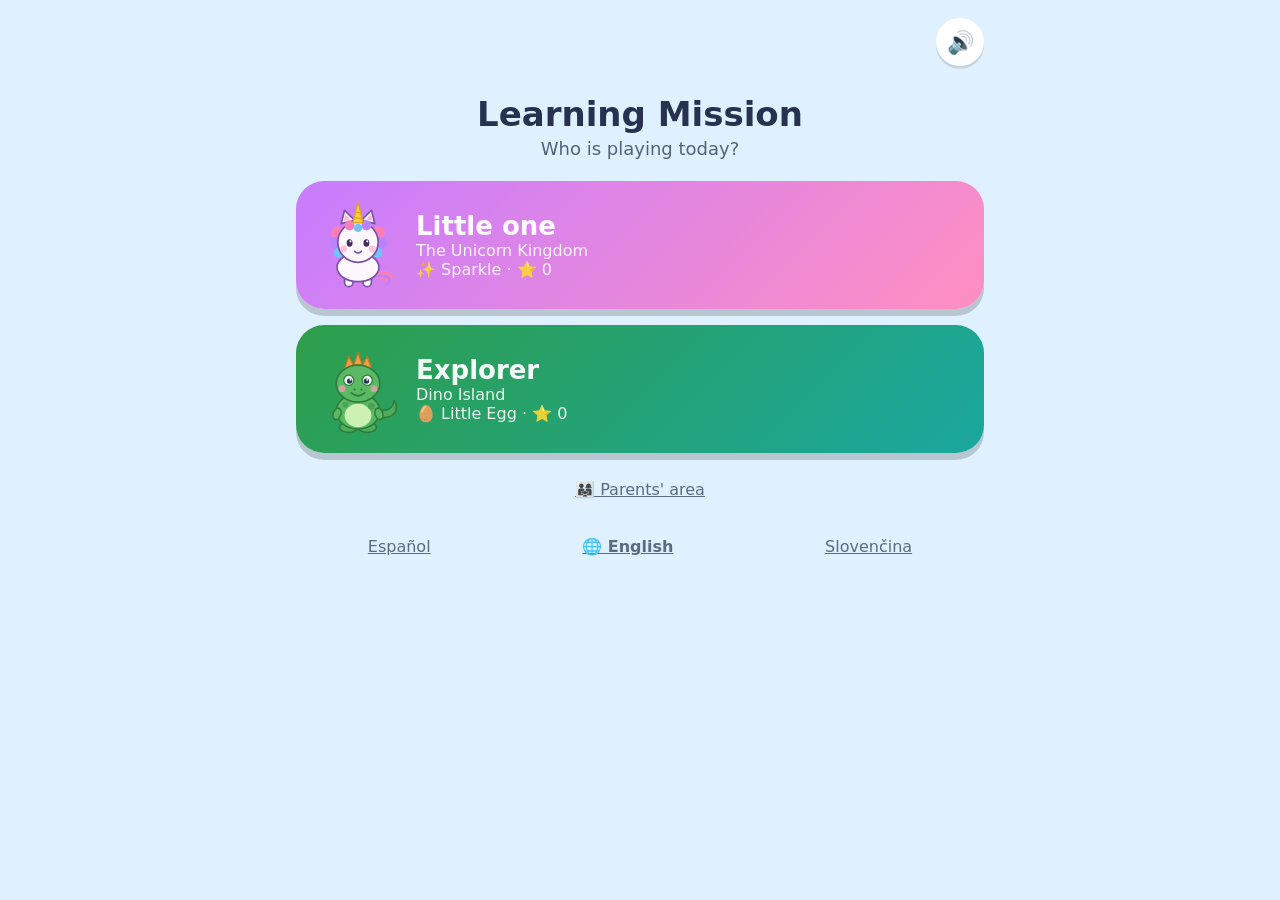
<file: index.html>
<!doctype html>
<html lang="es">
<head>
  <meta charset="utf-8">
  <title>Misión Aprende</title>
  <meta name="viewport" content="width=device-width, initial-scale=1, maximum-scale=1, user-scalable=no, viewport-fit=cover">
  <meta name="theme-color" content="#3a7bd5">
  <meta name="mobile-web-app-capable" content="yes">
  <meta name="apple-mobile-web-app-capable" content="yes">
  <meta name="apple-mobile-web-app-title" content="Misión Aprende">
  <meta name="apple-mobile-web-app-status-bar-style" content="default">
  <link rel="manifest" href="manifest.json">
  <link rel="apple-touch-icon" href="apple-touch-icon.png">
  <link rel="icon" type="image/png" href="icon-192.png">
  <link rel="stylesheet" href="style.css">
</head>
<body data-theme="home">
  <div id="app"></div>
  <noscript>Esta aplicación necesita JavaScript activado.</noscript>
  <script src="games.js"></script>
  <script src="app.js"></script>
</body>
</html>
</file>
<file: style.css>
:root {
  --bg: #dff1ff;
  --primary: #3a7bd5;
  --accent: #ff8a3d;
  --ink: #26324f;
  --card: #ffffff;
  --good: #3fae49;
  --bad: #e5645c;
  --radius: 22px;
}
body[data-theme="peque"] { --bg: #e6f7d3; --primary: #3fae49; --accent: #ff8a3d; }
body[data-theme="explorador"] { --bg: #dce8ff; --primary: #2b5bd7; --accent: #ff4d5a; }
body[data-theme="home"] { --bg: #dff1ff; --primary: #3a7bd5; }

* { box-sizing: border-box; -webkit-tap-highlight-color: transparent; }
html, body { margin: 0; min-height: 100%; }
body {
  background: var(--bg);
  color: var(--ink);
  font-family: ui-rounded, "SF Pro Rounded", "Nunito", "Segoe UI", system-ui, sans-serif;
  font-size: 18px;
  -webkit-user-select: none; user-select: none;
  -webkit-touch-callout: none;
  touch-action: manipulation;
  padding: env(safe-area-inset-top) env(safe-area-inset-right) env(safe-area-inset-bottom) env(safe-area-inset-left);
  transition: background .3s;
}
#app { max-width: 720px; margin: 0 auto; padding: 12px 16px 40px; min-height: 100vh; }
button { font: inherit; color: inherit; cursor: pointer; }
h1, h2, h3, p { margin: 0; }

.top { display: flex; align-items: center; justify-content: space-between; gap: 8px; padding: 6px 0 10px; }
.top .ttl { font-weight: 800; font-size: 20px; text-align: center; flex: 1; }
.icon { width: 48px; height: 48px; border-radius: 50%; border: 0; background: #fff; font-size: 22px; box-shadow: 0 3px 0 rgba(0,0,0,.12); }
.icon:active { transform: translateY(2px); box-shadow: none; }
.card { background: var(--card); border-radius: var(--radius); padding: 16px; box-shadow: 0 4px 0 rgba(0,0,0,.08); }
.tiny { font-size: 14px; opacity: .65; text-align: center; margin-top: 6px; }
.btn { border: 0; border-radius: 18px; background: var(--primary); color: #fff; padding: 14px 22px; font-weight: 800; font-size: 20px; box-shadow: 0 5px 0 rgba(0,0,0,.2); }
.btn:active { transform: translateY(3px); box-shadow: 0 2px 0 rgba(0,0,0,.2); }
.btn.alt { background: #fff; color: var(--ink); }
.btn.small { font-size: 16px; padding: 10px 14px; border-radius: 14px; }
.btn.danger { background: var(--bad); }

/* Inicio */
.home h1 { text-align: center; font-size: 34px; margin: 18px 0 4px; }
.home .sub { text-align: center; opacity: .75; margin-bottom: 22px; }
.profile { display: flex; align-items: center; gap: 16px; width: 100%; border: 0; text-align: left; margin-bottom: 16px; padding: 20px; border-radius: 28px; color: #fff; box-shadow: 0 7px 0 rgba(0,0,0,.18); }
.profile:active { transform: translateY(4px); box-shadow: 0 3px 0 rgba(0,0,0,.18); }
.profile.peque { background: linear-gradient(135deg, #5cc45f, #f6c93a); }
.profile.explorador { background: linear-gradient(135deg, #2b5bd7, #e5484d); }
.profile .em { font-size: 64px; line-height: 1; }
.profile b { font-size: 26px; display: block; }
.profile span { opacity: .95; font-size: 16px; display: block; }
.parent-link { display: block; margin: 26px auto 0; background: none; border: 0; opacity: .7; font-size: 16px; text-decoration: underline; }

/* Mapa */
.hero { display: flex; align-items: center; gap: 14px; }
.hero .avatar { font-size: 46px; }
.hero .grow { flex: 1; }
.hero .grow b { font-size: 22px; }
.hero .stars { font-weight: 800; font-size: 22px; }
.today { margin-top: 10px; font-size: 16px; display: flex; align-items: center; gap: 6px; flex-wrap: wrap; }
.today i { width: 16px; height: 16px; border-radius: 50%; background: #d9dfef; display: inline-block; }
.today i.on { background: var(--good); }
.map { display: grid; grid-template-columns: repeat(3, 1fr); gap: 14px; margin-top: 16px; }
.node { border: 0; background: #fff; border-radius: 22px; padding: 12px 6px 10px; display: flex; flex-direction: column; align-items: center; gap: 2px; box-shadow: 0 5px 0 rgba(0,0,0,.12); position: relative; min-height: 138px; }
.node:active:not(:disabled) { transform: translateY(3px); box-shadow: 0 2px 0 rgba(0,0,0,.12); }
.node .ico { font-size: 40px; }
.node .num { position: absolute; top: 6px; left: 8px; background: var(--primary); color: #fff; border-radius: 50%; width: 24px; height: 24px; font-size: 14px; font-weight: 800; display: flex; align-items: center; justify-content: center; }
.node .ttl { font-size: 14px; font-weight: 700; line-height: 1.15; text-align: center; }
.node .st { color: #f5a623; font-size: 18px; letter-spacing: 1px; margin-top: auto; }
.node.locked { opacity: .5; background: #eef0f6; }
.node.current { outline: 4px solid var(--accent); animation: pulse 1.6s infinite; }
.album-btn { margin-top: 18px; width: 100%; }

/* Juego */
.progress { display: flex; gap: 8px; justify-content: center; margin: 4px 0 14px; }
.progress i { width: 16px; height: 16px; border-radius: 50%; background: #cfd6ea; }
.progress i.on { background: var(--good); }
.progress i.cur { background: var(--accent); transform: scale(1.25); }
.story { margin-bottom: 14px; position: relative; }
.story p { font-size: 22px; line-height: 1.4; font-weight: 600; padding-right: 48px; }
.story p b { color: var(--accent); font-size: 26px; }
.story .storyvis { margin-bottom: 10px; text-align: center; }
.speakbtn { border: 0; background: var(--bg); border-radius: 50%; width: 46px; height: 46px; font-size: 22px; flex-shrink: 0; }
.story .speakbtn { position: absolute; right: 12px; top: 12px; }
.promptrow { display: flex; align-items: center; justify-content: center; gap: 10px; margin: 8px 0 14px; }
.prompt { font-size: 26px; text-align: center; line-height: 1.25; }
.stvis { text-align: center; margin: 4px 0 8px; }
.bigemoji { font-size: 64px; line-height: 1.1; }
.bignum { font-size: 84px; font-weight: 900; color: var(--accent); line-height: 1; }
.count-grid { display: flex; flex-wrap: wrap; gap: 8px; justify-content: center; }
.countable { font-size: 52px; line-height: 1; background: #fff; border: 3px dashed #cfd6ea; border-radius: 20px; padding: 8px; position: relative; }
.countable.counted { border-style: solid; border-color: var(--good); background: #f2fff2; transform: scale(.92); }
.countable.counted::after { content: attr(data-n); position: absolute; right: -6px; top: -8px; background: var(--good); color: #fff; font-size: 18px; font-weight: 800; border-radius: 50%; width: 28px; height: 28px; display: flex; align-items: center; justify-content: center; }
.sumvis { display: flex; align-items: center; justify-content: center; gap: 10px; flex-wrap: wrap; font-size: 38px; line-height: 1.15; }
.sumvis .op { font-size: 34px; }
.sumvis .grp { background: #fff; border-radius: 18px; padding: 8px 12px; max-width: 100%; word-break: break-all; }
.sumvis .crossed { opacity: .35; filter: grayscale(1); text-decoration: line-through; }
.series { display: flex; gap: 8px; justify-content: center; flex-wrap: wrap; }
.chip { background: #fff; border-radius: 16px; padding: 10px 14px; font-size: 32px; font-weight: 800; min-width: 56px; text-align: center; box-shadow: 0 3px 0 rgba(0,0,0,.1); }
.chip.blank { background: var(--accent); color: #fff; }
.clockwrap { width: 220px; margin: 0 auto; }
.clock, .shape { width: 100%; height: auto; display: block; }

.options { display: flex; gap: 14px; justify-content: center; flex-wrap: wrap; }
.opt { border: 0; background: #fff; border-radius: 24px; box-shadow: 0 6px 0 rgba(0,0,0,.14); padding: 14px; transition: transform .1s; }
.opt:active:not(:disabled) { transform: translateY(3px); }
.options.num .opt { min-width: 92px; min-height: 92px; font-size: 44px; font-weight: 900; }
.options.groups .opt { flex: 1 1 100%; font-size: 36px; line-height: 1.2; padding: 12px 16px; }
.options.text { flex-direction: column; align-items: stretch; }
.options.text .opt { font-size: 28px; font-weight: 800; padding: 18px; }
.options.swatch .opt { padding: 10px; }
.swatch { display: block; width: 96px; height: 96px; border-radius: 50%; border: 4px solid rgba(0,0,0,.1); }
.options.shapes .opt { width: 30%; min-width: 96px; padding: 10px; }
.options.times .opt { min-width: 110px; }
.digital { font-size: 36px; font-weight: 900; font-variant-numeric: tabular-nums; }
.opt.right { background: #d9f7da; outline: 5px solid var(--good); animation: pop .4s; }
.opt.wrong { background: #ffe1de; animation: shake .4s; opacity: .55; }
.opt.pulse:not(:disabled) { animation: pulse 1s infinite; outline: 5px solid var(--good); }
.hintbox { min-height: 24px; margin-top: 16px; text-align: center; font-size: 20px; font-weight: 700; color: #b8530e; background: #fff4e5; border-radius: 16px; padding: 0; }
.hintbox:not(:empty) { padding: 12px 14px; }

/* Memoria */
.mgrid { display: grid; grid-template-columns: repeat(3, 1fr); gap: 12px; }
.mgrid.c4 { grid-template-columns: repeat(4, 1fr); }
.mcard { aspect-ratio: 3 / 4; position: relative; border: 0; background: none; padding: 0; perspective: 600px; }
.mcard .inner { position: absolute; inset: 0; transition: transform .4s; transform-style: preserve-3d; }
.mcard.flipped .inner, .mcard.matched .inner { transform: rotateY(180deg); }
.mcard .face { position: absolute; inset: 0; display: flex; align-items: center; justify-content: center; border-radius: 16px; backface-visibility: hidden; -webkit-backface-visibility: hidden; font-size: clamp(34px, 10vw, 60px); box-shadow: 0 4px 0 rgba(0,0,0,.14); }
.mcard .front { background: var(--primary); color: #fff; }
.mcard .back { background: #fff; transform: rotateY(180deg); }
.mcard.matched .back { background: #d9f7da; }

/* Resultado */
.result { text-align: center; margin-top: 20px; }
.result h1 { font-size: 30px; margin-bottom: 8px; }
.bigstars { font-size: 52px; letter-spacing: 6px; margin: 8px 0; color: #f5a623; }
.sticker-new { font-size: 70px; margin: 8px 0; animation: pop .6s; }
.result .msg { margin: 8px 0 16px; font-size: 20px; }
.result .btns { display: flex; flex-direction: column; gap: 12px; align-items: stretch; margin-top: 14px; }
.level-up { background: #fff4e5; border-radius: 16px; padding: 10px; font-weight: 800; margin: 8px 0; }

/* Álbum */
.album { display: grid; grid-template-columns: repeat(4, 1fr); gap: 12px; margin-top: 10px; }
.album div { background: #fff; border-radius: 18px; aspect-ratio: 1; display: flex; align-items: center; justify-content: center; font-size: 44px; box-shadow: 0 4px 0 rgba(0,0,0,.1); }
.album div.locked { background: #e7eaf3; color: #b5bbd0; font-size: 34px; }

/* Padres */
.parent h2 { font-size: 22px; margin: 4px 0 10px; }
.parent .card { margin-bottom: 16px; }
.parent label { display: block; font-size: 16px; font-weight: 700; margin: 12px 0 4px; }
.parent input[type=text], .parent input[type=number], .parent select, .parent textarea { width: 100%; font: inherit; padding: 10px 12px; border-radius: 12px; border: 2px solid #cfd6ea; background: #fff; color: var(--ink); -webkit-user-select: text; user-select: text; }
.parent textarea { min-height: 90px; font-size: 13px; word-break: break-all; }
.parent .row { display: flex; gap: 8px; flex-wrap: wrap; margin-top: 10px; }
.parent .stat { font-size: 17px; margin: 6px 0; }
.week { display: flex; gap: 6px; margin: 8px 0; }
.week div { flex: 1; text-align: center; font-size: 13px; }
.week b { display: block; background: #e7eaf3; border-radius: 10px; padding: 8px 0; font-size: 18px; margin-bottom: 2px; }
.week b.has { background: #bfeac1; }
.skill { margin: 8px 0; font-size: 15px; }
.bar { height: 12px; background: #e7eaf3; border-radius: 8px; overflow: hidden; margin-top: 3px; }
.bar i { display: block; height: 100%; background: var(--good); }
.bar i.low { background: var(--bad); }
.bar i.mid { background: #f5a623; }
.gate { text-align: center; margin-top: 30px; }
.gate input { text-align: center; font-size: 28px !important; max-width: 160px; margin: 14px auto; display: block; }
.note { font-size: 14px; opacity: .75; margin-top: 8px; line-height: 1.35; }
.warn { background: #fff4e5; border-radius: 14px; padding: 10px 12px; font-size: 15px; margin: 8px 0; }

/* Efectos */
.pop { position: fixed; z-index: 50; font-size: 28px; pointer-events: none; animation: fly .85s ease-out forwards; transform: translate(-50%, -50%); }
.rain { position: fixed; top: -40px; z-index: 50; font-size: 30px; pointer-events: none; animation: fall 2.4s linear forwards; }
@keyframes fly { to { transform: translate(calc(-50% + var(--dx)), calc(-50% + var(--dy))) scale(1.4); opacity: 0; } }
@keyframes fall { to { transform: translateY(110vh) rotate(360deg); } }
@keyframes pulse { 0%,100% { transform: scale(1); } 50% { transform: scale(1.05); } }
@keyframes shake { 0%,100% { transform: translateX(0); } 25% { transform: translateX(-8px); } 75% { transform: translateX(8px); } }
@keyframes pop { 0% { transform: scale(.7); } 60% { transform: scale(1.15); } 100% { transform: scale(1); } }

@media (min-width: 560px) {
  .map { grid-template-columns: repeat(4, 1fr); }
  .options.groups .opt { flex: 1 1 30%; }
}
@media (prefers-reduced-motion: reduce) {
  * { animation: none !important; transition: none !important; }
}

/* ===== Versión 2: unicornio, dinosaurio, isla y juegos de arrastrar/unir ===== */
body[data-theme="peque"] { --bg: #f7e8ff; --primary: #a855d8; --accent: #ff6fa5; --island1: #f3dcff; --island2: #c9f1d6; }
body[data-theme="explorador"] { --bg: #e4f6d6; --primary: #2e9e4a; --accent: #ff8a3d; --island1: #c9ecaa; --island2: #8fd3a0; }
.profile.peque { background: linear-gradient(135deg, #c77dff, #ff8fc1); }
.profile.explorador { background: linear-gradient(135deg, #2e9e4a, #1aa7a0); }
.profile .em { width: 84px; flex-shrink: 0; font-size: 0; }
.hero .avatar { width: 72px; font-size: 0; flex-shrink: 0; }
#app { padding-bottom: 100px; }

/* Mascotas */
.mascot { display: block; line-height: 0; }
.mascot-svg { width: 100%; height: auto; display: block; overflow: visible; }
.mascot .eh, .mascot .mo { display: none; }
.mascot.happy .eh, .mascot.happy .mo { display: inline; }
.mascot.happy .eo, .mascot.happy .mc { display: none; }
.mascot.idle .mascot-svg { animation: bob 2.6s ease-in-out infinite; transform-origin: 50% 100%; }
.mascot.happy .mascot-svg { animation: jump .8s ease-out; transform-origin: 50% 100%; }
.mascot.sad .mascot-svg { animation: droop .9s ease-out; transform-origin: 50% 100%; }
.mascot .eo { animation: blink 4.5s infinite; transform-box: fill-box; transform-origin: center; }
@keyframes bob { 0%,100% { transform: translateY(0) scaleY(1); } 50% { transform: translateY(-5px) scaleY(1.02); } }
@keyframes jump { 0% { transform: none; } 20% { transform: scale(1.08,.9); } 50% { transform: translateY(-28px) scale(.95,1.08); } 80% { transform: scale(1.06,.94); } 100% { transform: none; } }
@keyframes droop { 0% { transform: none; } 30% { transform: rotate(-6deg) scaleY(.94); } 100% { transform: none; } }
@keyframes blink { 0%,94%,100% { transform: scaleY(1); } 97% { transform: scaleY(.1); } }
.mascot-mini { position: fixed; right: 10px; bottom: calc(10px + env(safe-area-inset-bottom)); width: 74px; z-index: 5; pointer-events: none; }
.result .mascot { width: 130px; margin: 0 auto 6px; }
.result .mascot.idle.happy .mascot-svg { animation: jump .8s ease-out 2; }

/* Isla del mapa */
.islandmap { position: relative; margin-top: 16px; border-radius: 32px; padding: 84px 6px 22px; background: linear-gradient(160deg, var(--island1, #d7f0b8), var(--island2, #9bd6a6)); border: 6px solid rgba(255,255,255,.9); box-shadow: 0 6px 0 rgba(0,0,0,.12); overflow: hidden; }
.islandmap svg.path { position: absolute; inset: 0; width: 100%; height: 100%; pointer-events: none; z-index: 0; }
.deco { position: absolute; font-size: 30px; pointer-events: none; z-index: 0; opacity: .9; }
.maprow { position: relative; z-index: 1; display: flex; justify-content: space-between; padding: 0 22px; margin-bottom: 22px; }
.maprow.rev { flex-direction: row-reverse; }
.stone { width: 96px; border: 0; background: none; padding: 0; display: flex; flex-direction: column; align-items: center; }
.stone.ghost { visibility: hidden; }
.stone .disc { position: relative; width: 76px; height: 76px; border-radius: 50%; background: #fff; border: 5px solid var(--primary); box-shadow: 0 5px 0 rgba(0,0,0,.18); display: flex; align-items: center; justify-content: center; font-size: 38px; }
.stone:active:not(:disabled) .disc { transform: translateY(3px); box-shadow: 0 2px 0 rgba(0,0,0,.18); }
.stone .num { position: absolute; top: -8px; left: -8px; width: 26px; height: 26px; border-radius: 50%; background: var(--primary); color: #fff; font-size: 14px; font-weight: 800; display: flex; align-items: center; justify-content: center; }
.stone .cap { margin-top: 7px; font-size: 13px; font-weight: 800; line-height: 1.1; text-align: center; background: rgba(255,255,255,.85); border-radius: 10px; padding: 3px 6px; }
.stone .st { color: #f5a623; font-size: 16px; letter-spacing: 1px; min-height: 20px; text-shadow: 0 1px 0 rgba(255,255,255,.8); }
.stone.done .disc { border-color: #f5a623; }
.stone.locked .disc { background: #e4e6ee; border-color: #b9bdd0; font-size: 28px; }
.stone.locked .cap { opacity: .6; }
.stone.current .disc { border-color: var(--accent); animation: pulse 1.4s infinite; }
.map-mascot { position: absolute; width: 68px; z-index: 3; pointer-events: none; transition: left .5s, top .5s; }

/* Zonas de arrastrar */
.play-area { margin-top: 6px; }
.token { display: inline-flex; align-items: center; justify-content: center; width: 72px; height: 72px; font-size: 46px; line-height: 1; background: #fff; border-radius: 18px; box-shadow: 0 4px 0 rgba(0,0,0,.14); touch-action: none; cursor: grab; position: relative; z-index: 2; -webkit-user-select: none; user-select: none; }
.token.dragging { z-index: 30; box-shadow: 0 14px 20px rgba(0,0,0,.25); cursor: grabbing; }
.token.numtok { width: 84px; height: 84px; font-size: 36px; font-weight: 900; }
.token.pulse { animation: pulse 1s infinite; outline: 4px solid var(--good); }
.pile { display: flex; flex-wrap: wrap; gap: 12px; justify-content: center; min-height: 92px; padding: 12px 6px; margin-top: 10px; }
.basket { position: relative; border: 4px dashed var(--primary); border-radius: 28px; background: rgba(255,255,255,.75); min-height: 170px; padding: 12px; display: flex; flex-direction: column; align-items: center; justify-content: center; }
.basket .big { position: absolute; right: 14px; top: 6px; font-size: 38px; font-weight: 900; color: var(--accent); }
.basket .blabel { font-size: 46px; opacity: .55; }
.bitems { display: flex; flex-wrap: wrap; gap: 6px; justify-content: center; }
.bitems .token { width: 54px; height: 54px; font-size: 34px; box-shadow: none; cursor: default; }
.sortzones { display: flex; gap: 12px; }
.sortzone { flex: 1; border: 4px dashed #c7cde4; border-radius: 24px; min-height: 190px; padding: 8px; background: rgba(255,255,255,.75); display: flex; flex-direction: column; }
.sortzone h3 { text-align: center; font-size: 19px; margin-bottom: 6px; }
.zitems { display: flex; flex-wrap: wrap; gap: 6px; justify-content: center; align-content: flex-start; }
.zitems .token { width: 58px; height: 58px; font-size: 36px; box-shadow: none; cursor: default; }
.holes { display: flex; gap: 12px; justify-content: center; margin: 10px 0; }
.hole { width: 30%; max-width: 120px; aspect-ratio: 1; border-radius: 20px; background: rgba(255,255,255,.75); border: 4px dashed #c7cde4; display: flex; align-items: center; justify-content: center; padding: 8px; }
.hole.filled { border-style: solid; border-color: var(--good); background: #f2fff2; }
.hole .shape, .token.shapetok .shape { width: 100%; height: 100%; }
.token.shapetok { width: 30%; max-width: 110px; height: auto; aspect-ratio: 1; padding: 8px; }
.hole .token.shapetok { width: 100%; max-width: none; padding: 0; box-shadow: none; background: none; cursor: default; }
.slots { display: flex; gap: 10px; justify-content: center; }
.slot { width: 78px; height: 90px; border-radius: 18px; border: 4px dashed #c7cde4; background: rgba(255,255,255,.75); display: flex; align-items: center; justify-content: center; }
.slot.filled { border-style: solid; border-color: var(--good); background: #f2fff2; }
.slot .token { width: 66px; height: 74px; box-shadow: none; cursor: default; font-size: 30px; }
.slotsnote { text-align: center; font-size: 15px; opacity: .7; margin: 6px 0 4px; }

/* Unir con líneas */
.connect { position: relative; display: flex; justify-content: space-between; padding: 6px 4px; touch-action: none; }
.connect .col { display: flex; flex-direction: column; gap: 16px; flex: 0 0 38%; }
.connect svg.lines { position: absolute; inset: 0; width: 100%; height: 100%; pointer-events: none; z-index: 5; overflow: visible; }
.cnode { position: relative; display: flex; align-items: center; justify-content: center; min-height: 86px; background: #fff; border-radius: 20px; box-shadow: 0 4px 0 rgba(0,0,0,.14); font-size: 38px; touch-action: none; -webkit-user-select: none; user-select: none; }
.cnode.left::after, .cnode.right::before { content: ''; position: absolute; top: 50%; width: 20px; height: 20px; margin-top: -10px; border-radius: 50%; background: var(--primary); border: 3px solid #fff; box-shadow: 0 1px 0 rgba(0,0,0,.2); }
.cnode.left::after { right: -12px; }
.cnode.right::before { left: -12px; }
.cnode.matched { background: #f2fff2; outline: 4px solid var(--good); }
.cnum { font-size: 46px; font-weight: 900; }
.cemoji { font-size: 50px; line-height: 1; }
.cexpr { font-size: 30px; font-weight: 900; }
.cgroup { font-size: 26px; line-height: 1.15; padding: 6px; word-break: break-all; text-align: center; }
.shadow { filter: brightness(0) opacity(.7); }
</file>
